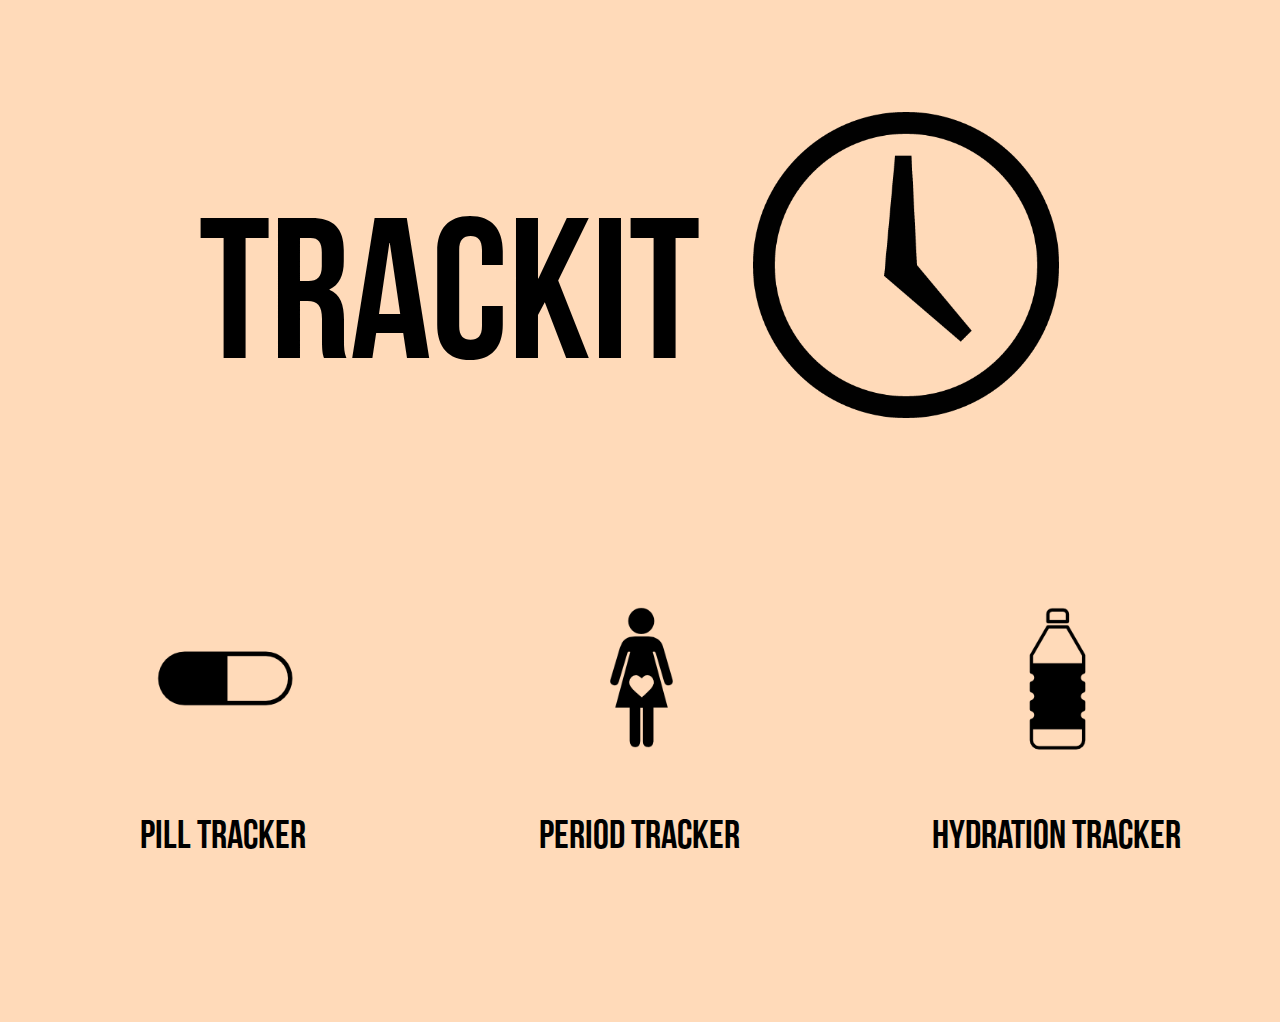
<file: index.html>
<!DOCTYPE html>
<html lang="en">
<head>
  <!-- Theme Made By www.w3schools.com - No Copyright -->
  <title>Trackit</title>
  <meta charset="utf-8">
  <meta name="viewport" content="width=device-width, initial-scale=1">
  <link rel="stylesheet" href="http://maxcdn.bootstrapcdn.com/bootstrap/3.3.6/css/bootstrap.min.css">
  <link href="http://fonts.googleapis.com/css?family=Montserrat" rel="stylesheet">
  <script src="https://ajax.googleapis.com/ajax/libs/jquery/1.12.4/jquery.min.js"></script>
  <script src="http://maxcdn.bootstrapcdn.com/bootstrap/3.3.6/js/bootstrap.min.js"></script>
  <link rel = "stylesheet" href = "pilldesign.css">
</head>
<body>

<!-- Navbar 
<nav class="navbar navbar-default">
  <div class="container">
    <div class="navbar-header">
      <button type="button" class="navbar-toggle" data-toggle="collapse" data-target="#myNavbar">
        <span class="icon-bar"></span>
        <span class="icon-bar"></span>
        <span class="icon-bar"></span>
      </button>
      <a class="navbar-brand" href="#">Me</a>
    </div>
    <div class="collapse navbar-collapse" id="myNavbar">
      <ul class="nav navbar-nav navbar-right">
        <li><a href="#">WHO</a></li>
        <li><a href="#">WHAT</a></li>
        <li><a href="#">WHERE</a></li>
      </ul>
    </div>
  </div>
</nav> -->

<!-- First Container -->
<div class="container-fluid bg-1 text-center">
  <h3 class="margin">TRACKIT
  <img src="clockcircle.png" class="img-responsive margin" style="display:inline" width="350" height="350"> </h3>
  <div class="container-fluid bg-3 text-center">

  <div class="row">
   
    <div class="col-sm-4">
         
<a href="pilltrackerpage.html"> <center><img src="pill-button.png"  class="img-responsive margin" style="width:40%" alt="Image">  </center>   </a> <p> PILL TRACKER </p> </div>
    
      <div class="col-sm-4">
         
<a href="cal.html"> <center><img src="periodpic.png"  class="img-responsive margin" style="width:40%" alt="Image">  </center>   </a> <p> PERIOD TRACKER </p> </div>
      
    <div class="col-sm-4">
         
<a href="water.html"> <center><img src="waterbottle.png"  class="img-responsive margin" style="width:40%" alt="Image">  </center>   </a> <p> HYDRATION TRACKER </p> </div>
  </div>
      
</div>
</div>

<!-- Second Container 
<div class="container-fluid bg-2 text-center">
  <h3 class="margin">What Am I?</h3>
  <p>Lorem ipsum dolor sit amet, consectetur adipiscing elit, sed do eiusmod tempor incididunt ut labore et dolore magna aliqua. Ut enim ad minim veniam, quis nostrud exercitation ullamco laboris nisi ut aliquip ex ea commodo consequat. </p>
  <a href="#" class="btn btn-default btn-lg">
    <span class="glyphicon glyphicon-search"></span> Search
  </a>
</div> -->

<!-- Third Container (Grid) 
<div class="container-fluid bg-3 text-center">
  <h3 class="margin">Where To Find Me?</h3><br>
  <div class="row">
    <div class="col-sm-4">
      <p>Lorem ipsum dolor sit amet, consectetur adipisicing elit, sed do eiusmod tempor incididunt ut labore et dolore magna aliqua.</p>
      <img src="birds1.jpg" class="img-responsive margin" style="width:100%" alt="Image">
    </div>
    <div class="col-sm-4">
      <p>Lorem ipsum dolor sit amet, consectetur adipisicing elit, sed do eiusmod tempor incididunt ut labore et dolore magna aliqua.</p>
      <img src="birds2.jpg" class="img-responsive margin" style="width:100%" alt="Image">
    </div>
    <div class="col-sm-4">
      <p>Lorem ipsum dolor sit amet, consectetur adipisicing elit, sed do eiusmod tempor incididunt ut labore et dolore magna aliqua.</p>
      <img src="birds3.jpg" class="img-responsive margin" style="width:100%" alt="Image">
    </div>
  </div>
</div>-->

<!-- Footer -->

</body>
</html>
</file>
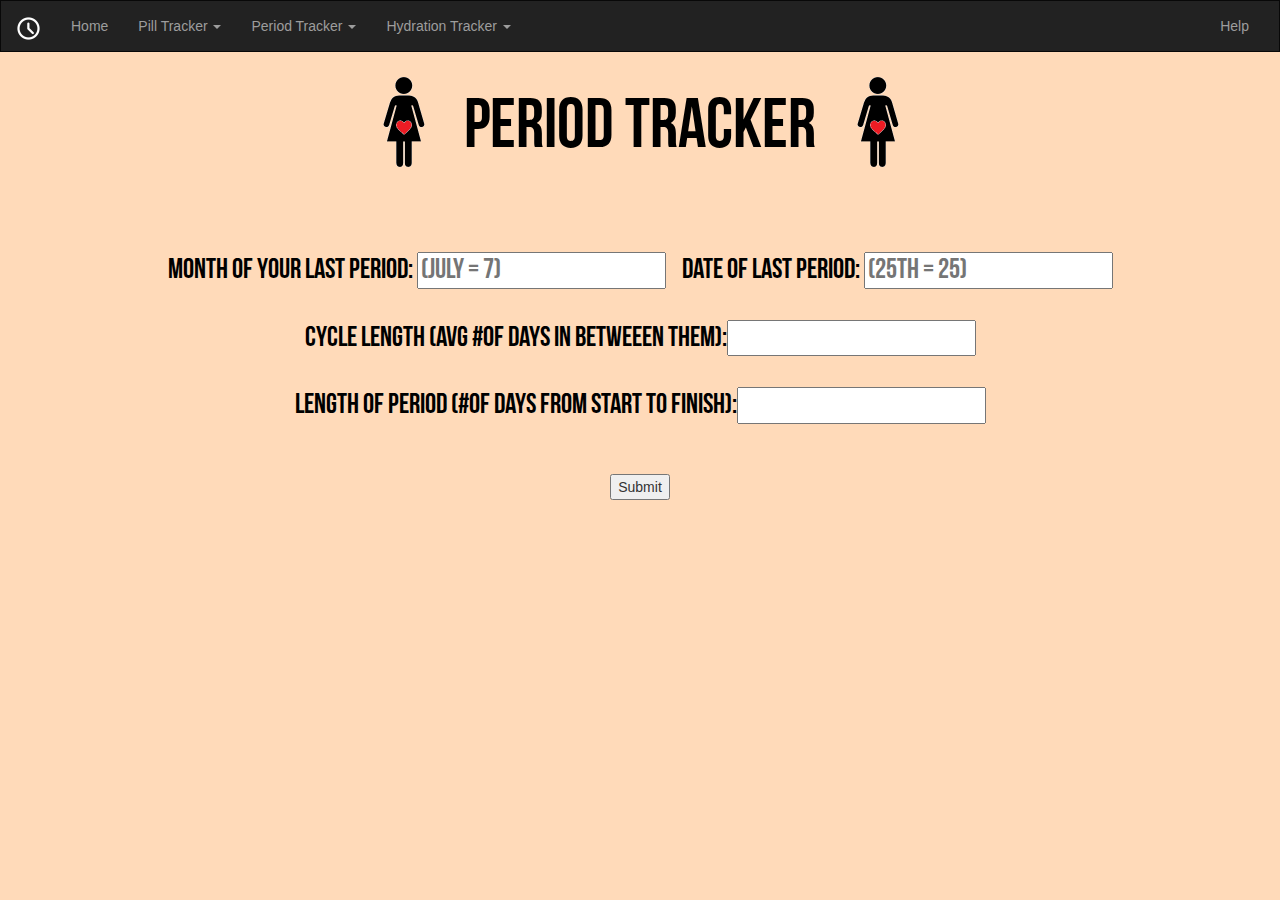
<file: cal.html>
<html>
<head>
    
      <title>Period Tracker</title>
  <meta charset="utf-8">
  <meta name="viewport" content="width=device-width, initial-scale=1">
  <link rel="stylesheet" href="http://maxcdn.bootstrapcdn.com/bootstrap/3.3.6/css/bootstrap.min.css">
  <script src="https://ajax.googleapis.com/ajax/libs/jquery/1.12.4/jquery.min.js"></script>
  <script src="http://maxcdn.bootstrapcdn.com/bootstrap/3.3.6/js/bootstrap.min.js"></script>
  <link rel = "stylesheet"  href = "pillstyle.css">
 <style>
    
  @font-face {
    font-family: 'BebasNeue';
          src: url(BebasNeue.otf); }


      h6 {
          color: black;
      font-size: 200%;
    font-family: 'BebasNeue';
      }
    
    </style>
<script>
var timer;
function settimer()
{
 clearInterval(timer);

 var timer_month=document.getElementById("month").value;
 var timer_day=document.getElementById("day").value;
 var timer_year= parseInt(2016);
var timer_month = parseInt(timer_month) + 1;
    
    var timer_hour= parseInt(12);
    var timer_min = parseInt(0);
 /*if(timer_hour=="")timer_hour=0;
 var timer_min=document.getElementById("min").value;
 if(timer_min=="")timer_min=0;*/

 var timer_date=timer_month+"/"+timer_day+"/"+timer_year+" "+timer_hour+":"+timer_min;
 var end = new Date(timer_date); // Arrange values in Date Time Format
 var now = new Date(); // Get Current date time
 var second = 1000; // Total Millisecond In One Sec
 var minute = second * 60; // Total Sec In One Min
 var hour = minute * 60; // Total Min In One Hour
 var day = hour * 24; // Total Hour In One Day

    
    
    
 function showtimer() {
  var now = new Date();
  var remain = end - now; // Get The Difference Between Current and entered date time
  if(remain < 0) 
  {
   clearInterval(timer);
   document.getElementById("timer_value").innerHTML = 'Your Period is Here!';
   return;
  }
  var days = Math.floor(remain / day);// Get Remaining DayS
  var hours = Math.floor((remain % day) / hour); // Get Remaining Hours
  var minutes = Math.floor((remain % hour) / minute); // Get Remaining Min
  var seconds = Math.floor((remain % minute) / second); // Get Remaining Sec
 
  document.getElementById("timer_value").innerHTML = days + 'Days ';
  document.getElementById("timer_value").innerHTML += hours + 'Hrs ';
  document.getElementById("timer_value").innerHTML += minutes + 'Mins ';
  document.getElementById("timer_value").innerHTML += seconds + 'Secs';
 }
 timer = setInterval(showtimer, 1000); // Display Timer In Every 1 Sec
}
    

</script>
    
    
</head>
<body>
<nav class="navbar navbar-inverse">
  <div class="container-fluid">
    <div class="navbar-header">
      <button type="button" class="navbar-toggle" data-toggle="collapse" data-target="#myNavbar">
        <span class="icon-bar"></span>
        <span class="icon-bar"></span>
        <span class="icon-bar"></span>
      </button>
      <a class="navbar-brand" href="#"><img src = "clock.png" alt = 'Brand' style = "width:25px;" "height: 25px;"></a>
    </div>
    <div class="collapse navbar-collapse" id="myNavbar">
      <ul class="nav navbar-nav">
        <li><a href="index.html">Home</a></li>
        <li class="dropdown">
        <a class="dropdown-toggle" data-toggle="dropdown" href"">Pill Tracker
        <span class="caret"></span></a>
        <ul class="dropdown-menu">
          <li><a href="pilltrackerpage.html">Tracker</a></li>
          <li><a href="pillgame.html">Game</a></li> 
        </ul>
      </li>
           <li class="dropdown">
        <a class="dropdown-toggle" data-toggle="dropdown" href="solution.html">Period Tracker
        <span class="caret"></span></a>
        <ul class="dropdown-menu">
          <li><a href="cal.html">Calculate</a></li>
          <li><a href="periodgame.html">Game</a></li> 
        </ul>
      </li>
          
        <li class="dropdown">
        <a class="dropdown-toggle" data-toggle="dropdown" href="solution.html">Hydration Tracker
        <span class="caret"></span></a>
        <ul class="dropdown-menu">
          <li><a href="water.html">Calculate</a></li>
          <li><a href="watergame.html">Game</a></li> 
        </ul>
      </li>
      </ul>
      <ul class="nav navbar-nav navbar-right">
          <li><a href="help.html">Help</a></li> </ul>
    </div>
  </div>
</nav>

    
<h2> <img src = "period.gif" style = "width:100px;"> PERIOD TRACKER <img src = "period.gif" style = "width:100px;"></h2>
    <br><br><br>
    <center>  <h6> 
 Month of your last period: <input type="text" id="month" placeholder = "(July = 7)"> &nbsp;&nbsp;
Date of last period: <input type="text" id="day" placeholder = "(25th = 25)"> <br><br>
 Cycle Length (Avg #of Days in betweeen them):<input type="text"> <br> <br>
    Length of Period (#of Days from start to finish):<input type="text" >  </h6> 
        <br> 
 <br>
 <input type="button" value="Submit" onclick="settimer();">  <br><br>
 <p id="timer_value"></p> </center>

</body>
</html>
</file>
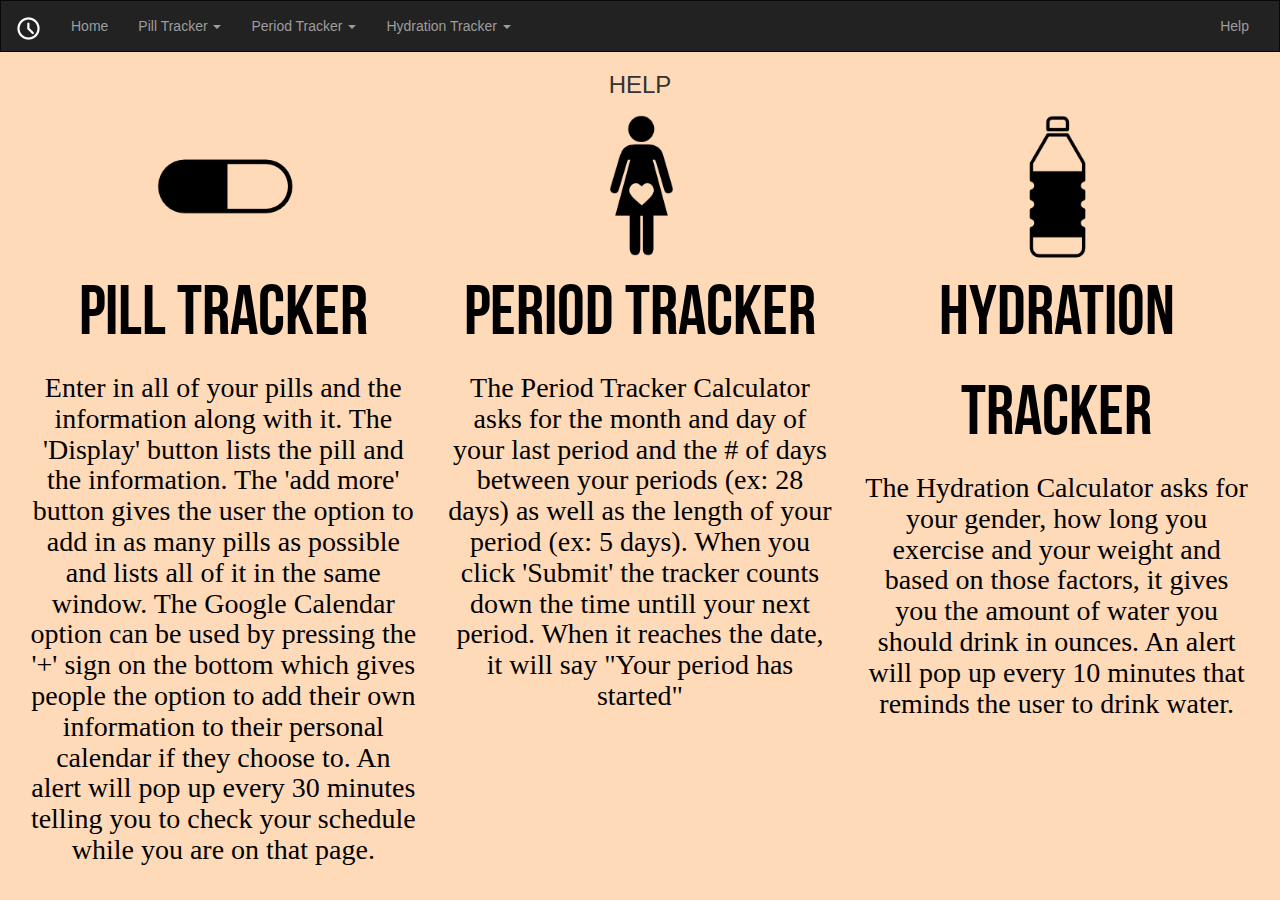
<file: help.html>
<html>
<head>
    
      <title>Period Tracker</title>
  <meta charset="utf-8">
  <meta name="viewport" content="width=device-width, initial-scale=1">
  <link rel="stylesheet" href="http://maxcdn.bootstrapcdn.com/bootstrap/3.3.6/css/bootstrap.min.css">
  <script src="https://ajax.googleapis.com/ajax/libs/jquery/1.12.4/jquery.min.js"></script>
  <script src="http://maxcdn.bootstrapcdn.com/bootstrap/3.3.6/js/bootstrap.min.js"></script>
   <link rel = "stylesheet" href = "pillstyle.css">
 <style>
    
  @font-face {
    font-family: 'BebasNeue';
          src: url(BebasNeue.otf); }


      h6 {
          color: black;
      font-size: 200%;
    font-family: '';
      }
    
    </style>

</head>
<body>
    

 <nav class="navbar navbar-inverse">
  <div class="container-fluid">
    <div class="navbar-header">
      <button type="button" class="navbar-toggle" data-toggle="collapse" data-target="#myNavbar">
        <span class="icon-bar"></span>
        <span class="icon-bar"></span>
        <span class="icon-bar"></span>
      </button>
      <a class="navbar-brand" href="#"><img src = "clock.png" alt = 'Brand' style = "width:25px;" "height: 25px;"></a>
    </div>
    <div class="collapse navbar-collapse" id="myNavbar">
      <ul class="nav navbar-nav">
        <li><a href="index.html">Home</a></li>
        <li class="dropdown">
        <a class="dropdown-toggle" data-toggle="dropdown" href"">Pill Tracker
        <span class="caret"></span></a>
        <ul class="dropdown-menu">
          <li><a href="pilltrackerpage.html">Tracker</a></li>
          <li><a href="pillgame.html">Game</a></li> 
        </ul>
      </li>
           <li class="dropdown">
        <a class="dropdown-toggle" data-toggle="dropdown" href="solution.html">Period Tracker
        <span class="caret"></span></a>
        <ul class="dropdown-menu">
          <li><a href="cal.html">Calculate</a></li>
          <li><a href="periodgame.html">Game</a></li> 
        </ul>
      </li>
          
        <li class="dropdown">
        <a class="dropdown-toggle" data-toggle="dropdown" href="solution.html">Hydration Tracker
        <span class="caret"></span></a>
        <ul class="dropdown-menu">
          <li><a href="water.html">Calculate</a></li>
          <li><a href="watergame.html">Game</a></li> 
        </ul>
      </li>
      </ul>
      <ul class="nav navbar-nav navbar-right">
          <li><a href="help.html">Help</a></li> </ul>
    </div>
  </div>
</nav>
    
<div class="container-fluid bg-1 text-center">
  <h3 class="margin">HELP
   </h3>
  <div class="container-fluid bg-3 text-center">

  <div class="row">
   
    <div class="col-sm-4">
         
<a href="pilltrackerpage.html"> <center><img src="pill-button.png"  class="img-responsive margin" style="width:40%" alt="Image">  </center>   </a> <p> PILL TRACKER </p> <h6> Enter in all of your pills and the information along with it. 
        
        The 'Display' button lists the pill and the information. The 'add more' button gives the user the option to add in as many pills as possible and lists all of it in the same window. The Google Calendar option can be used by pressing the '+' sign on the bottom which gives people the option to add their own information to their personal calendar if they choose to. An alert will pop up every 30 minutes telling you to check your schedule while you are on that page.</h6></div>
    
      <div class="col-sm-4">
         
<a href="cal.html"> <center><img src="periodpic.png"  class="img-responsive margin" style="width:40%" alt="Image">  </center>   </a> <p> PERIOD TRACKER </p> <h6>The Period Tracker Calculator asks for the month and day of your last period and the # of days between your periods (ex: 28 days) as well as the length of your period (ex: 5 days). When you click 'Submit' the tracker counts down the time untill your next period. When it reaches the date, it will say "Your period has started"</h6></div>
      
    <div class="col-sm-4">
         
<a href="water.html"> <center><img src="waterbottle.png"  class="img-responsive margin" style="width:40%" alt="Image">  </center>   </a> <p> HYDRATION TRACKER </p> <h6> The Hydration Calculator asks for your gender, how long you exercise and your weight and based on those factors, it gives you the amount of water you should drink in ounces. An alert will pop up every 10 minutes that reminds the user to drink water.</h6></div>
  </div>
      
</div>
</div>



</body>
</html>
</file>
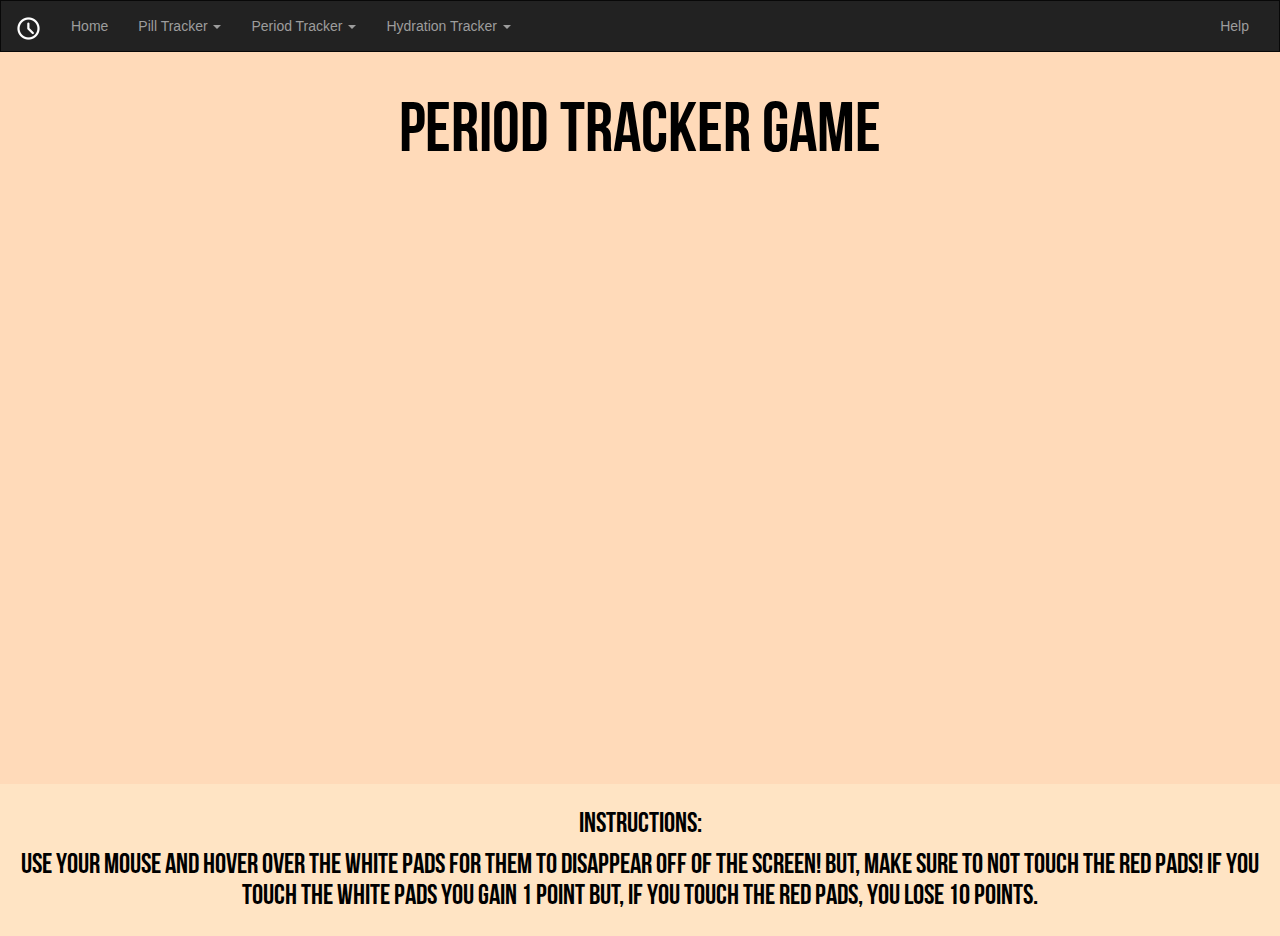
<file: periodgame.html>
<!DOCTYPE html>
<html lang="en">
<head>
  <title>Period Tracker Game</title>
  <meta charset="utf-8">
  <meta name="viewport" content="width=device-width, initial-scale=1">
  <link rel="stylesheet" href="http://maxcdn.bootstrapcdn.com/bootstrap/3.3.6/css/bootstrap.min.css">
  <script src="https://ajax.googleapis.com/ajax/libs/jquery/1.12.4/jquery.min.js"></script>
  <script src="http://maxcdn.bootstrapcdn.com/bootstrap/3.3.6/js/bootstrap.min.js"></script>
  <link rel = "stylesheet"  href = "pillstyle.css">
    <style>
     @font-face {
    font-family: 'BebasNeue';
          src: url(BebasNeue.otf); }


      h6 {
          color: black;
      font-size: 200%;
    font-family: 'BebasNeue';
      } 
    footer {
      background-color: bisque;
      color: white;
      padding: 15px;
    }</style>
 
</head>
<body>
<nav class="navbar navbar-inverse">
  <div class="container-fluid">
    <div class="navbar-header">
      <button type="button" class="navbar-toggle" data-toggle="collapse" data-target="#myNavbar">
        <span class="icon-bar"></span>
        <span class="icon-bar"></span>
        <span class="icon-bar"></span>
      </button>
      <a class="navbar-brand" href="#"><img src = "clock.png" alt = 'Brand' style = "width:25px;" "height: 25px;"></a>
    </div>
    <div class="collapse navbar-collapse" id="myNavbar">
      <ul class="nav navbar-nav">
        <li><a href="index.html">Home</a></li>
        <li class="dropdown">
        <a class="dropdown-toggle" data-toggle="dropdown" href"">Pill Tracker
        <span class="caret"></span></a>
        <ul class="dropdown-menu">
          <li><a href="pilltrackerpage.html">Tracker</a></li>
          <li><a href="pillgame.html">Game</a></li> 
        </ul>
      </li>
           <li class="dropdown">
        <a class="dropdown-toggle" data-toggle="dropdown" href="solution.html">Period Tracker
        <span class="caret"></span></a>
        <ul class="dropdown-menu">
          <li><a href="cal.html">Calculate</a></li>
          <li><a href="periodgame.html">Game</a></li> 
        </ul>
      </li>
          
        <li class="dropdown">
        <a class="dropdown-toggle" data-toggle="dropdown" href="solution.html">Hydration Tracker
        <span class="caret"></span></a>
        <ul class="dropdown-menu">
          <li><a href="water.html">Calculate</a></li>
          <li><a href="watergame.html">Game</a></li> 
        </ul>
      </li>
      </ul>
      <ul class="nav navbar-nav navbar-right">
          <li><a href="help.html">Help</a></li> </ul>
    </div>
  </div>
</nav>


  
    
 <br> 
    <h2> PERIOD TRACKER GAME </h2><br> 
  <center>
            <iframe allowtransparency="true" width="600" height="500" src="http://scratch.mit.edu/projects/embed/114795293/?autostart=false" frameborder="0" allowfullscreen></iframe>

 </center>  
    <br> <br><br><br> 
    <footer class="container-fluid">
 
    
    
      <center><h6>Instructions:</h6></center>
	<center><h6>Use your mouse and hover over the WHITE pads for them to disappear off of the screen! BUT, make sure to not touch the RED pads! If you touch the WHITE pads you gain 1 point BUT, if you touch the RED pads, you lose 10 points. </h6></center>
</footer>
    
</body>
</html>
</file>
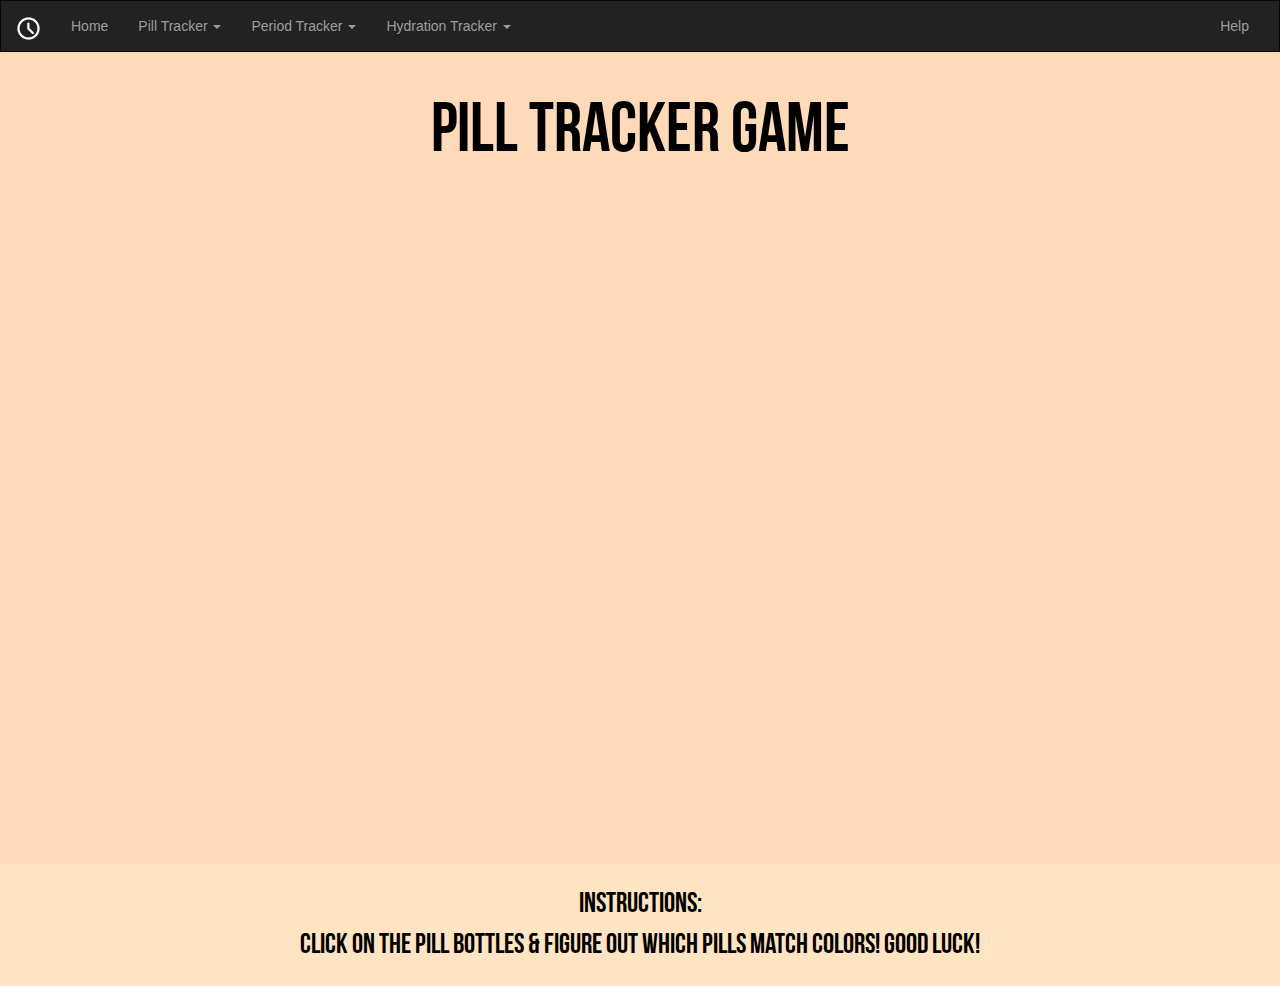
<file: pillgame.html>
<!DOCTYPE html>
<html lang="en">
<head>
  <title>Pill Tracker Game</title>
  <meta charset="utf-8">
  <meta name="viewport" content="width=device-width, initial-scale=1">
  <link rel="stylesheet" href="http://maxcdn.bootstrapcdn.com/bootstrap/3.3.6/css/bootstrap.min.css">
  <script src="https://ajax.googleapis.com/ajax/libs/jquery/1.12.4/jquery.min.js"></script>
  <script src="http://maxcdn.bootstrapcdn.com/bootstrap/3.3.6/js/bootstrap.min.js"></script>
  <link rel = "stylesheet"  href = "pillstyle.css">
  <style>
    
  @font-face {
    font-family: 'BebasNeue';
          src: url(BebasNeue.otf); }


      h6 {
          color: black;
      font-size: 200%;
    font-family: 'BebasNeue';
      }
    footer {
      background-color: bisque;
      color: white;
      padding: 15px;
    }
    </style>
</head>
<body>

<nav class="navbar navbar-inverse">
  <div class="container-fluid">
    <div class="navbar-header">
      <button type="button" class="navbar-toggle" data-toggle="collapse" data-target="#myNavbar">
        <span class="icon-bar"></span>
        <span class="icon-bar"></span>
        <span class="icon-bar"></span>
      </button>
      <a class="navbar-brand" href="#"><img src = "clock.png" alt = 'Brand' style = "width:25px;" "height: 25px;"></a>
    </div>
    <div class="collapse navbar-collapse" id="myNavbar">
      <ul class="nav navbar-nav">
        <li><a href="index.html">Home</a></li>
        <li class="dropdown">
        <a class="dropdown-toggle" data-toggle="dropdown" href"">Pill Tracker
        <span class="caret"></span></a>
        <ul class="dropdown-menu">
          <li><a href="pilltrackerpage.html">Tracker</a></li>
          <li><a href="pillgame.html">Game</a></li> 
        </ul>
      </li>
           <li class="dropdown">
        <a class="dropdown-toggle" data-toggle="dropdown" href="solution.html">Period Tracker
        <span class="caret"></span></a>
        <ul class="dropdown-menu">
          <li><a href="cal.html">Calculate</a></li>
          <li><a href="periodgame.html">Game</a></li> 
        </ul>
      </li>
          
        <li class="dropdown">
        <a class="dropdown-toggle" data-toggle="dropdown" href="solution.html">Hydration Tracker
        <span class="caret"></span></a>
        <ul class="dropdown-menu">
          <li><a href="water.html">Calculate</a></li>
          <li><a href="watergame.html">Game</a></li> 
        </ul>
      </li>
      </ul>
      <ul class="nav navbar-nav navbar-right">
          <li><a href="help.html">Help</a></li> </ul>
    </div>
  </div>
</nav>

  

 <br> 
    <h2> Pill Tracker GAME </h2><br>
    <br><br>
    
  <center>
            <iframe allowtransparency="true" width="600" height="500" src="http://scratch.mit.edu/projects/embed/117577071/?autostart=false" frameborder="0" allowfullscreen></iframe>

 </center>  <br> <br><br> <br><br> <br>
    <footer class="container-fluid">
 
    
      <center><h6>Instructions:</h6></center>
	<center><h6>Click on the pill bottles & figure out which pills match colors! Good luck!</h6></center>
</footer>
    
</body>
</html>
</file>
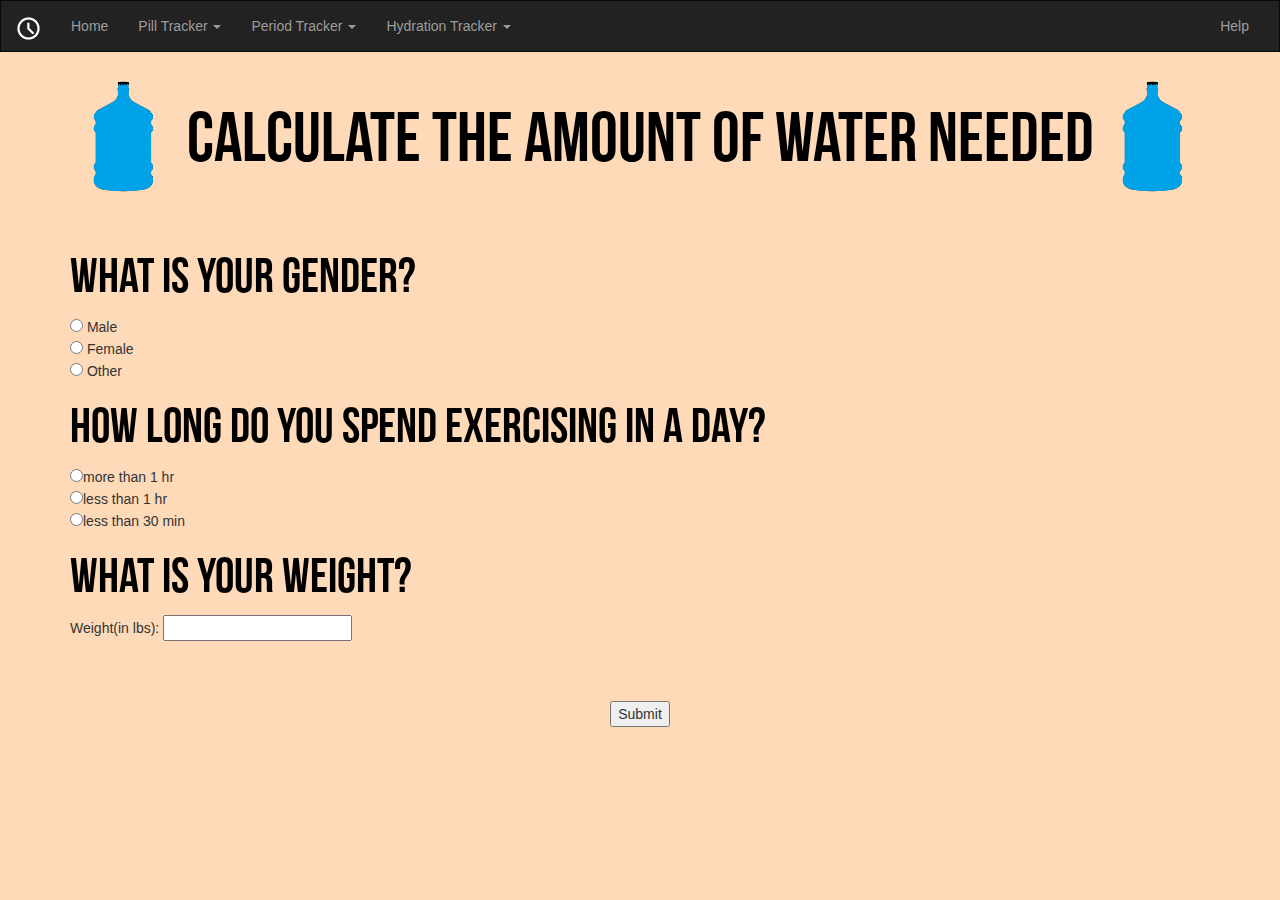
<file: water.html>
<!DOCTYPE html>
<html lang="en">
<head>
  <title>Hydration Calculator</title>
  <meta charset="utf-8">
  <meta name="viewport" content="width=device-width, initial-scale=1">
  <link rel="stylesheet" href="http://maxcdn.bootstrapcdn.com/bootstrap/3.3.6/css/bootstrap.min.css">
  <script src="https://ajax.googleapis.com/ajax/libs/jquery/1.12.4/jquery.min.js"></script>
  <script src="http://maxcdn.bootstrapcdn.com/bootstrap/3.3.6/js/bootstrap.min.js"></script>
  <link rel = "stylesheet"  href = "pillstyle.css">
 
</head>
<body>

<nav class="navbar navbar-inverse">
  <div class="container-fluid">
    <div class="navbar-header">
      <button type="button" class="navbar-toggle" data-toggle="collapse" data-target="#myNavbar">
        <span class="icon-bar"></span>
        <span class="icon-bar"></span>
        <span class="icon-bar"></span>
      </button>
      <a class="navbar-brand" href="#"><img src = "clock.png" alt = 'Brand' style = "width:25px;" "height: 25px;"></a>
    </div>
    <div class="collapse navbar-collapse" id="myNavbar">
      <ul class="nav navbar-nav">
        <li><a href="index.html">Home</a></li>
        <li class="dropdown">
        <a class="dropdown-toggle" data-toggle="dropdown" href"">Pill Tracker
        <span class="caret"></span></a>
        <ul class="dropdown-menu">
          <li><a href="pilltrackerpage.html">Tracker</a></li>
          <li><a href="pillgame.html">Game</a></li> 
        </ul>
      </li>
           <li class="dropdown">
        <a class="dropdown-toggle" data-toggle="dropdown" href="solution.html">Period Tracker
        <span class="caret"></span></a>
        <ul class="dropdown-menu">
          <li><a href="cal.html">Calculate</a></li>
          <li><a href="periodgame.html">Game</a></li> 
        </ul>
      </li>
          
        <li class="dropdown">
        <a class="dropdown-toggle" data-toggle="dropdown" href="solution.html">Hydration Tracker
        <span class="caret"></span></a>
        <ul class="dropdown-menu">
          <li><a href="water.html">Calculate</a></li>
          <li><a href="watergame.html">Game</a></li> 
        </ul>
      </li>
      </ul>
      <ul class="nav navbar-nav navbar-right">
          <li><a href="help.html">Help</a></li> </ul>
    </div>
  </div>
</nav>

  
    
    
<div class="container text-left">
<h2> <img src = "watermove.gif" style = "width:100px;"> CALCULATE THE AMOUNT OF WATER NEEDED <img src = "watermove.gif" style = "width:100px;"></h2>
    <br>
    
<form>
<h1>What is your gender?</h1>
  <input type="radio" name="gender" value="male" > Male<br>
  <input type="radio" name="gender" value="female"> Female<br>
  <input type="radio" name="gender" value="other"> Other
    </form>  
    
<h1>How long do you spend exercising in a day?</h1>
  <input type="radio" name="gender" value="male" >more than 1 hr <br>
  <input type="radio" name="gender" value="female">less than 1 hr <br>
  <input type="radio" name="gender" value="other">less than 30 min
   
    
    
<h1>What is your weight?</h1>
<form id="frm1" action="form_action.asp">
  Weight(in lbs): <input type="number" name="fname" value="Donald"><br>

</form>
<br><br><br>

<center><button onclick="myFunction()">Submit</button>  </center>

<!--<p id="demo"></p>-->

<script>
    
    setInterval(function() {
    alert("Drink Water!!");
}, 600000);
function myFunction() {
    var x = document.getElementById("frm1");
    var text = x.elements[0].value;
    var text = text * (2/3);
    var text = Math.ceil(text);
    var text = "THE AMOUNT OF WATER YOU SHOULD DRINK IS " + text + " OUNCES";
    
    document.getElementById("demo").innerHTML= text;
}
</script>
    </div> <br><br><br><br>
    
 <center> <p id="demo"></p>   </center>
    
    
</body>
</html>
</file>
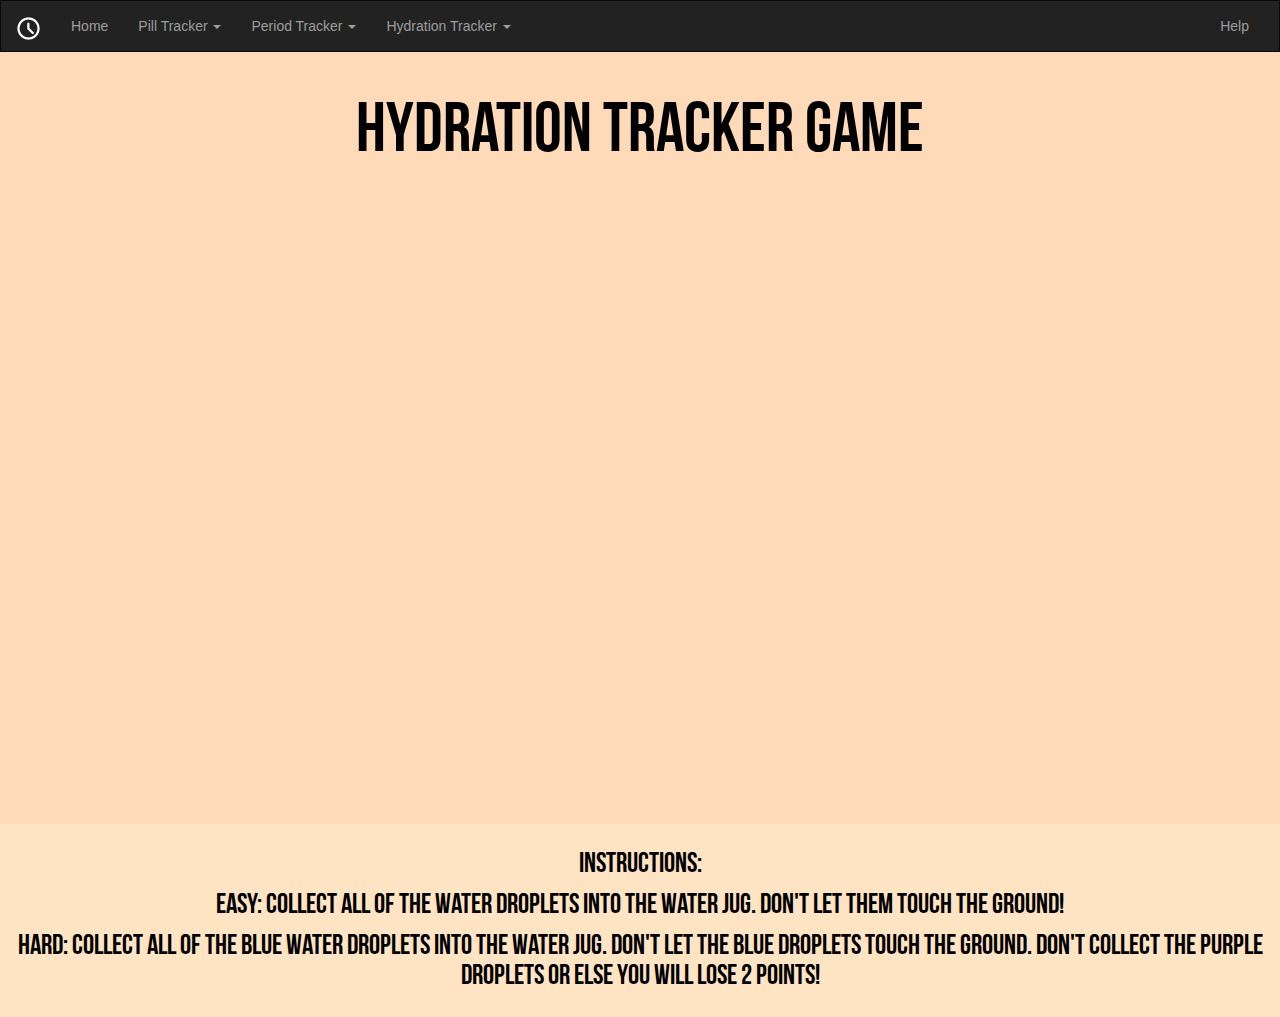
<file: watergame.html>
<!DOCTYPE html>
<html lang="en">
<head>
  <title>Hydration Tracker Game</title>
  <meta charset="utf-8">
  <meta name="viewport" content="width=device-width, initial-scale=1">
  <link rel="stylesheet" href="http://maxcdn.bootstrapcdn.com/bootstrap/3.3.6/css/bootstrap.min.css">
  <script src="https://ajax.googleapis.com/ajax/libs/jquery/1.12.4/jquery.min.js"></script>
  <script src="http://maxcdn.bootstrapcdn.com/bootstrap/3.3.6/js/bootstrap.min.js"></script>
  <link rel = "stylesheet"  href = "pillstyle.css">
    <style>
     @font-face {
    font-family: 'BebasNeue';
          src: url(BebasNeue.otf); }


      h6 {
          color: black;
      font-size: 200%;
    font-family: 'BebasNeue';
      } 
    footer {
      background-color: bisque;
      color: white;
      padding: 15px;
    }</style>
 
</head>
<body>

<nav class="navbar navbar-inverse">
  <div class="container-fluid">
    <div class="navbar-header">
      <button type="button" class="navbar-toggle" data-toggle="collapse" data-target="#myNavbar">
        <span class="icon-bar"></span>
        <span class="icon-bar"></span>
        <span class="icon-bar"></span>
      </button>
      <a class="navbar-brand" href="#"><img src = "clock.png" alt = 'Brand' style = "width:25px;" "height: 25px;"></a>
    </div>
    <div class="collapse navbar-collapse" id="myNavbar">
      <ul class="nav navbar-nav">
        <li><a href="index.html">Home</a></li>
        <li class="dropdown">
        <a class="dropdown-toggle" data-toggle="dropdown" href"">Pill Tracker
        <span class="caret"></span></a>
        <ul class="dropdown-menu">
          <li><a href="pilltrackerpage.html">Tracker</a></li>
          <li><a href="pillgame.html">Game</a></li> 
        </ul>
      </li>
           <li class="dropdown">
        <a class="dropdown-toggle" data-toggle="dropdown" href="solution.html">Period Tracker
        <span class="caret"></span></a>
        <ul class="dropdown-menu">
          <li><a href="cal.html">Calculate</a></li>
          <li><a href="periodgame.html">Game</a></li> 
        </ul>
      </li>
          
        <li class="dropdown">
        <a class="dropdown-toggle" data-toggle="dropdown" href="solution.html">Hydration Tracker
        <span class="caret"></span></a>
        <ul class="dropdown-menu">
          <li><a href="water.html">Calculate</a></li>
          <li><a href="watergame.html">Game</a></li> 
        </ul>
      </li>
      </ul>
      <ul class="nav navbar-nav navbar-right">
          <li><a href="help.html">Help</a></li> </ul>
    </div>
  </div>
</nav>
  
    
 <br> 
    <h2> HYDRATION TRACKER GAME </h2><br> <br> <br>
  <center>
      <iframe allowtransparency="true" width="600" height="500" src="http://scratch.mit.edu/projects/embed/117341813/?autostart=false" frameborder="0" allowfullscreen></iframe>
 </center>  
    <br> <br><br> <br>
    <footer class="container-fluid">
 
    
    
      <center><h6>Instructions:</h6></center>
	<center><h6>Easy: Collect all of the water droplets into the water jug. Don't let them touch the ground!</h6></center>

	<center><h6>Hard: Collect all of the BLUE water droplets into the water jug. Don't let the BLUE droplets touch the ground. Don't collect the PURPLE droplets or else you will lose 2 points!</h6></center>
</footer>
    
</body>
</html>
</file>
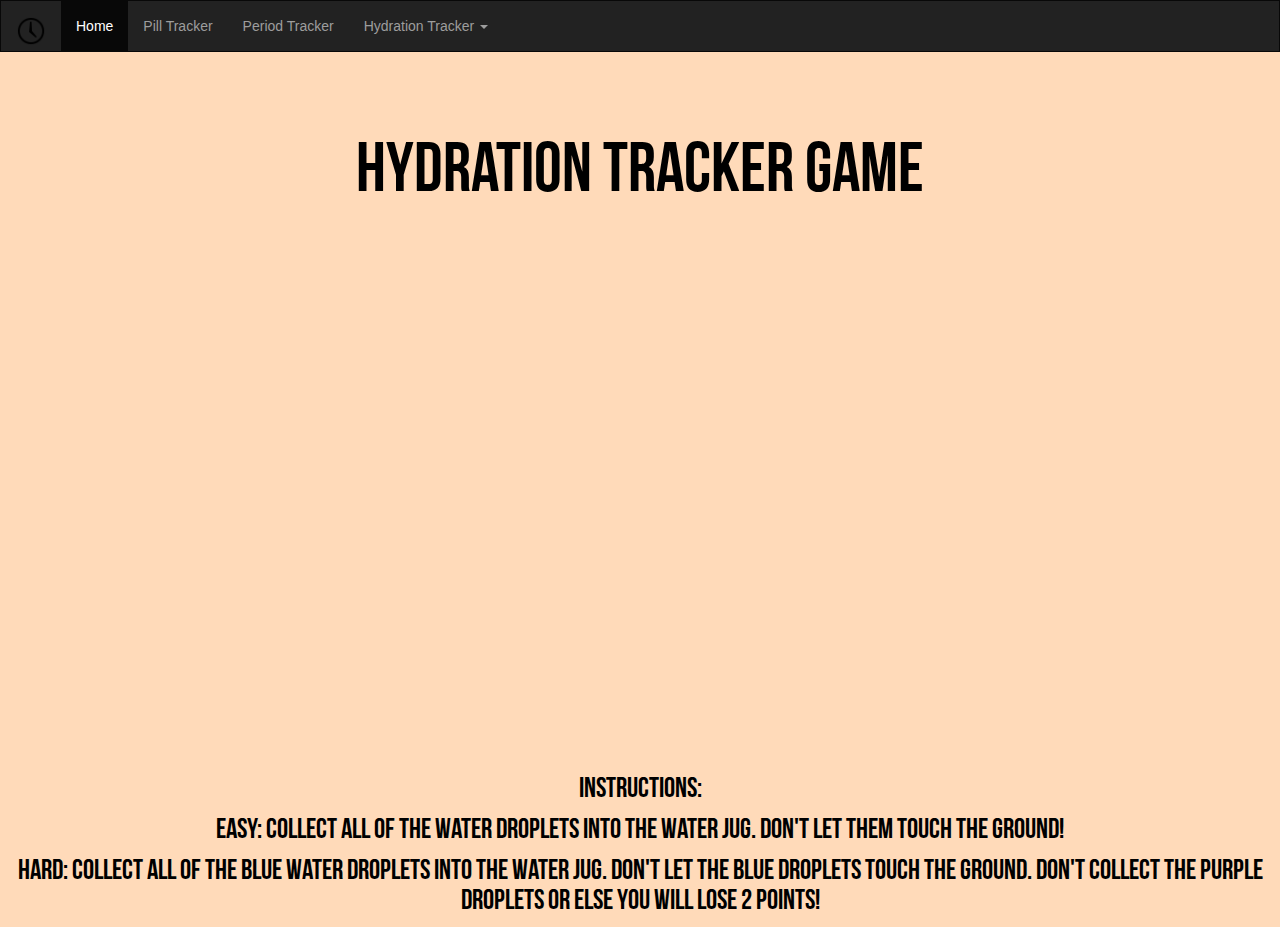
<file: watergamewithinstructions.html>
<!DOCTYPE html>
<html lang="en">
<head>
  <title>Hydration Tracker Game</title>
  <meta charset="utf-8">
  <meta name="viewport" content="width=device-width, initial-scale=1">
  <link rel="stylesheet" href="http://maxcdn.bootstrapcdn.com/bootstrap/3.3.6/css/bootstrap.min.css">
  <script src="https://ajax.googleapis.com/ajax/libs/jquery/1.12.4/jquery.min.js"></script>
  <script src="http://maxcdn.bootstrapcdn.com/bootstrap/3.3.6/js/bootstrap.min.js"></script>
  <link rel = "stylesheet"  href = "pillstyle.css">
    <style>
    
  @font-face {
    font-family: 'BebasNeue';
          src: url(BebasNeue.otf); }


      h6 {
          color: black;
      font-size: 200%;
    font-family: 'BebasNeue';
      }
    
    </style>
 
</head>
<body>

<nav class="navbar navbar-inverse">
  <div class="container-fluid">
    <div class="navbar-header">
      <button type="button" class="navbar-toggle" data-toggle="collapse" data-target="#myNavbar">
        <span class="icon-bar"></span>
        <span class="icon-bar"></span>
        <span class="icon-bar"></span>
      </button>
      <a class="navbar-brand" href="#"><img src = "clockcircle.png" style = "width:30px;" "height: 30px;"></a>
    </div>
    <div class="collapse navbar-collapse" id="myNavbar">
      <ul class="nav navbar-nav">
        <li class="active"><a href="index.html">Home</a></li>
        <li><a href="pilltrackerpage.html">Pill Tracker</a></li>
          <li><a href="cal.html">Period Tracker</a></li>
        <li class="dropdown">
        <a class="dropdown-toggle" data-toggle="dropdown" href="solution.html">Hydration Tracker
        <span class="caret"></span></a>
        <ul class="dropdown-menu">
          <li><a href="water.html">Calculate</a></li>
          <li><a href="watergame.html">Game</a></li> 
        </ul>
      </li>
      </ul>
      
    </div>
  </div>
</nav>

  
    
 <br> <br> <br> 
    <h2> HYDRATION TRACKER GAME </h2><br> <br> 
    
    
  <center>
      <iframe allowtransparency="true" width="600" height="500" src="http://scratch.mit.edu/projects/embed/117341813/?autostart=false" frameborder="0" allowfullscreen></iframe>
 </center>  
   <center><h6>Instructions:</h6></center>
	<center><h6>Easy: Collect all of the water droplets into the water jug. Don't let them touch the ground!</h6></center>

	<center><h6>Hard: Collect all of the BLUE water droplets into the water jug. Don't let the BLUE droplets touch the ground. Don't collect the PURPLE droplets or else you will lose 2 points!</h6></center>
</body>
</html>
</file>
<file: pilldesign.css>
body {
      font: 20px Montserrat, sans-serif;
      line-height: 1.8;
      color: #f5f6f7;
  }
  p {font-size: 16px; font-family: 'BebasNeue'; font-size: 200%; color: black; }
  .margin {margin-bottom: 45px;}
  .bg-1 {
      background-color: peachpuff; /* Green */
      color: #ffffff;
  }
  .bg-2 {
      background-color: #474e5d; /* Dark Blue */
      color: black;
      font-size: 300%
  }
  .bg-3 {; /* White */
      color: #555555;
  }
  .bg-4 {
      background-color: #2f2f2f; /* Black Gray */
      color: #fff;
  }
  .container-fluid {
      padding-top: 70px;
      padding-bottom: 70px;
  }
  .navbar {
      padding-top: 15px;
      padding-bottom: 15px;
      border: 0;
      border-radius: 0;
      margin-bottom: 0;
      font-size: 12px;
      letter-spacing: 5px;
  }
  .navbar-nav  li a:hover {
      color: #1abc9c !important;
  }
      @font-face {
    font-family: 'BebasNeue';
          src: url(BebasNeue.otf); }
      h3 {
          color: black;
      font-size: 1000%;
    font-family: 'BebasNeue';
      }
      img:hover {
    opacity: 0.3;
}
</file>
<file: pillstyle.css>
.navbar {
      margin-bottom: 0;
      border-radius: 0;
    }
    
    /* Add a gray background color and some padding to the footer */
    footer {
      
      padding: 25px;
    }
    
 
      body {
  background-color: peachpuff;
    background-position: center;
    background-size: auto;
    background-repeat:no-repeat;
    background-attachment: fixed;
    
}
      
.button {display: inline;
height: 100px;
 width: 300px;
 background: #34696f;
 border: 2px solid rgba(33, 68, 72, 0.59);
position: relative;
    color: rgba(0, 0, 0, 0.55);

 text-align: center;
 font: bold 3.2em/100px "Helvetica Neue", Arial, Helvetica, Geneva, sans-serif;
left: 80px;
top: 30px;

}

a.button {
 text-decoration: none;
}

h2 {
         color:black;
        font-family: 'BebasNeue';
        font-size: 500%;
    text-align: center;
    background-position: center
}


  @font-face {
    font-family: 'BebasNeue';
          src: url(BebasNeue.otf); }


      h1 {
          color: black;
      font-size: 350%;
    font-family: 'BebasNeue';
      }
h4 {
          color: black;
      font-size: 400%;
    font-family: 'BebasNeue';
      }

p {
    color: black;
      font-size: 500%;
    font-family: 'BebasNeue';
}
h5 {
    color: black;
      font-size: 500%;
    font-family: 'BebasNeue';
}
</file>
